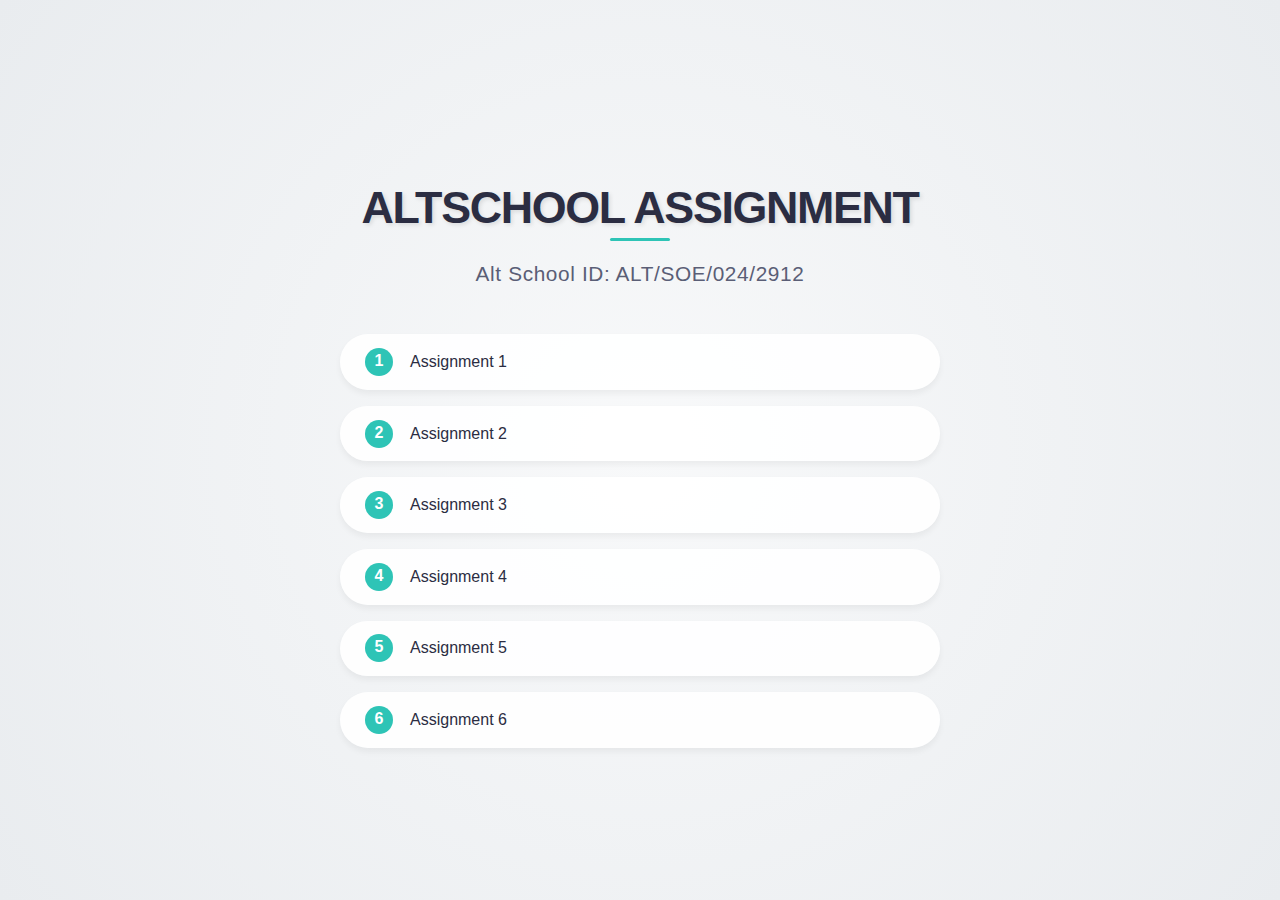
<file: index.html>
<!DOCTYPE html>
<html lang="en">
  <head>
    <meta charset="UTF-8" />
    <meta name="viewport" content="width=device-width, initial-scale=1.0" />
    <title>Altschool Assignments</title>
    <link rel="stylesheet" href="styles.css" />
  </head>
  <body>
    <div class="element">
      <h1>ALTSCHOOL ASSIGNMENT</h1>
      <p class="id-number">Alt School ID: ALT/SOE/024/2912</p>

      <div class="assignments">
        <a
          href="css-Assignment1/index.html"
          target="_blank"
          class="assignment-link"
        >
          <svg class="number-circle" viewBox="0 0 30 30">
            <circle cx="15" cy="15" r="14" fill="#2EC4B6" />
            <text
              x="50%"
              y="50%"
              dominant-baseline="middle"
              text-anchor="middle"
              fill="white"
              font-weight="bold"
            >
              1
            </text>
          </svg>
          Assignment 1
        </a>
        <a
          href="css-Assignment2/index.html"
          target="_blank"
          class="assignment-link"
        >
          <svg class="number-circle" viewBox="0 0 30 30">
            <circle cx="15" cy="15" r="14" fill="#2EC4B6" />
            <text
              x="50%"
              y="50%"
              dominant-baseline="middle"
              text-anchor="middle"
              fill="white"
              font-weight="bold"
            >
              2
            </text>
          </svg>
          Assignment 2
        </a>
        <a
          href="css-Assignment3/index.html"
          target="_blank"
          class="assignment-link"
        >
          <svg class="number-circle" viewBox="0 0 30 30">
            <circle cx="15" cy="15" r="14" fill="#2EC4B6" />
            <text
              x="50%"
              y="50%"
              dominant-baseline="middle"
              text-anchor="middle"
              fill="white"
              font-weight="bold"
            >
              3
            </text>
          </svg>
          Assignment 3
        </a>
        <a
          href="css-Assignment4/index.html"
          target="_blank"
          class="assignment-link"
        >
          <svg class="number-circle" viewBox="0 0 30 30">
            <circle cx="15" cy="15" r="14" fill="#2EC4B6" />
            <text
              x="50%"
              y="50%"
              dominant-baseline="middle"
              text-anchor="middle"
              fill="white"
              font-weight="bold"
            >
              4
            </text>
          </svg>
          Assignment 4
        </a>
        <a
          href="css-Assignment5/index.html"
          target="_blank"
          class="assignment-link"
        >
          <svg class="number-circle" viewBox="0 0 30 30">
            <circle cx="15" cy="15" r="14" fill="#2EC4B6" />
            <text
              x="50%"
              y="50%"
              dominant-baseline="middle"
              text-anchor="middle"
              fill="white"
              font-weight="bold"
            >
              5
            </text>
          </svg>
          Assignment 5
        </a>
        <a
          href="css-Assignment6/index.html"
          target="_blank"
          class="assignment-link"
        >
          <svg class="number-circle" viewBox="0 0 30 30">
            <circle cx="15" cy="15" r="14" fill="#2EC4B6" />
            <text
              x="50%"
              y="50%"
              dominant-baseline="middle"
              text-anchor="middle"
              fill="white"
              font-weight="bold"
            >
              6
            </text>
          </svg>
          Assignment 6
        </a>
      </div>
    </div>
  </body>
</html>
</file>
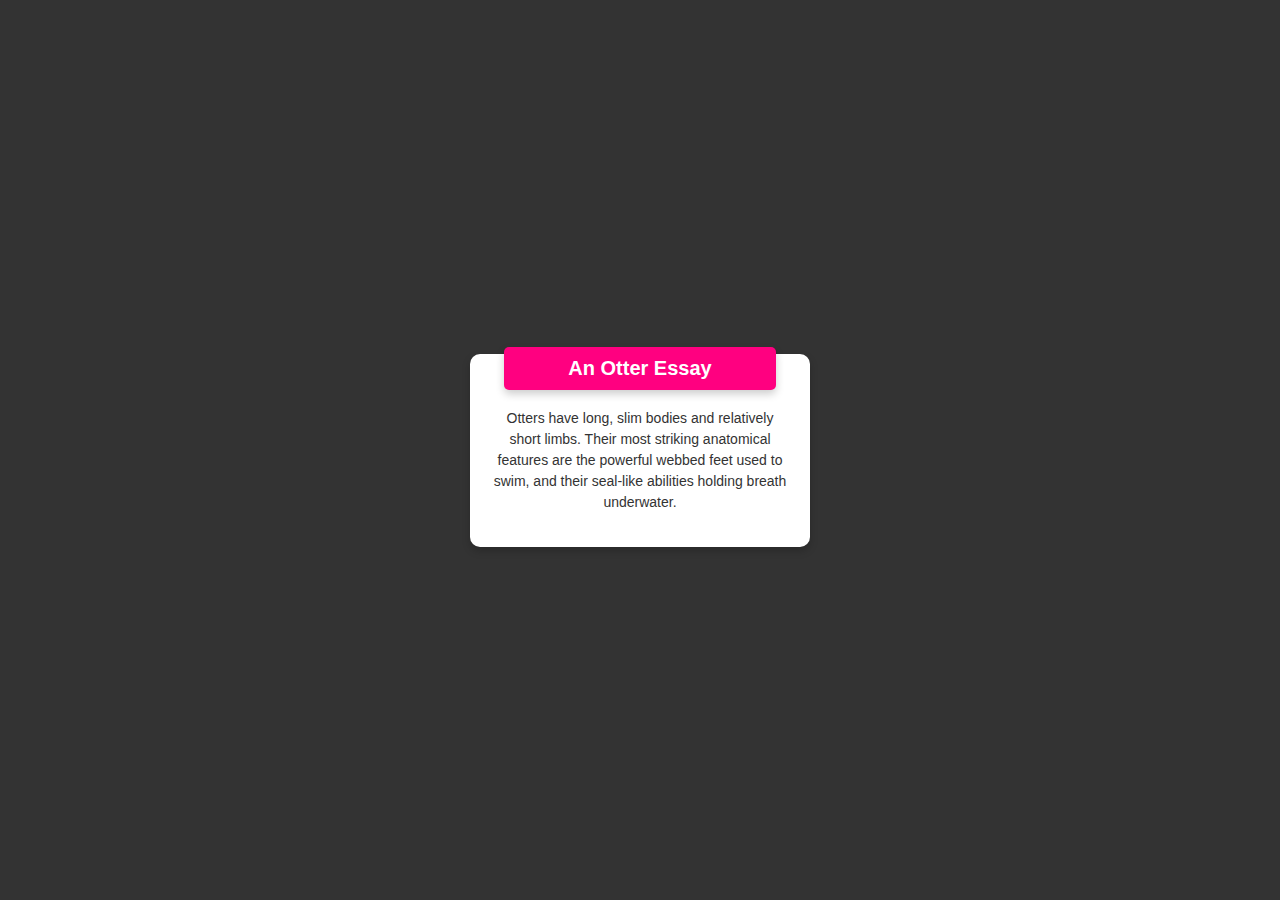
<file: css-Assignment1/index.html>
<!DOCTYPE html>
<html lang="en">
  <head>
    <meta charset="UTF-8" />
    <meta name="viewport" content="width=device-width, initial-scale=1.0" />
    <title>Otter Essay</title>
    <link rel="stylesheet" href="style.css" />
  </head>
  <body>
    <div class="container">
      <div class="card">
        <h1 class="card-heading">An Otter Essay</h1>
        <p class="card-text">
          Otters have long, slim bodies and relatively short limbs. Their most
          striking anatomical features are the powerful webbed feet used to
          swim, and their seal-like abilities holding breath underwater.
        </p>
      </div>
    </div>
  </body>
</html>
</file>
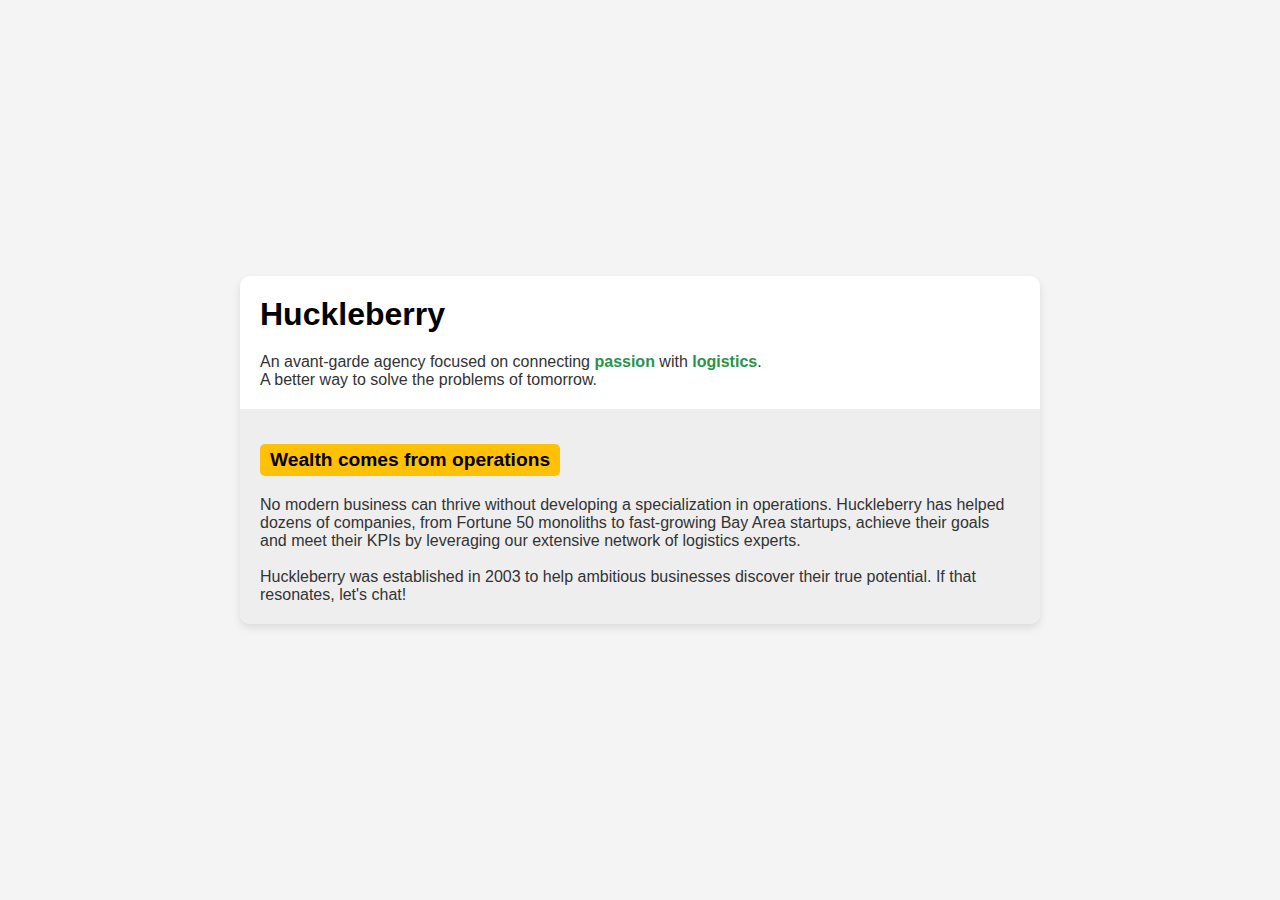
<file: css-Assignment2/index.html>
<!DOCTYPE html>
<html lang="en">
  <head>
    <meta charset="UTF-8" />
    <meta name="viewport" content="width=device-width, initial-scale=1.0" />
    <title>Huckleberry Design</title>
    <link rel="stylesheet" href="styles.css" />
  </head>
  <body>
    <div class="card">
      <h1 class="card-title">Huckleberry</h1>
      <p class="card-subtitle">
        An avant-garde agency focused on connecting
        <span class="highlight">passion</span> with
        <span class="highlight">logistics</span>. <br />A better way to solve
        the problems of tomorrow.
      </p>
      <div class="card-section">
        <h2 class="section-title">Wealth comes from operations</h2>
        <p class="section-text">
          No modern business can thrive without developing a specialization in
          operations. Huckleberry has helped dozens of companies, from Fortune
          50 monoliths to fast-growing Bay Area startups, achieve their goals
          and meet their KPIs by leveraging our extensive network of logistics
          experts.
          <br /><br />
          Huckleberry was established in 2003 to help ambitious businesses
          discover their true potential. If that resonates, let's chat!
        </p>
      </div>
    </div>
  </body>
</html>
</file>
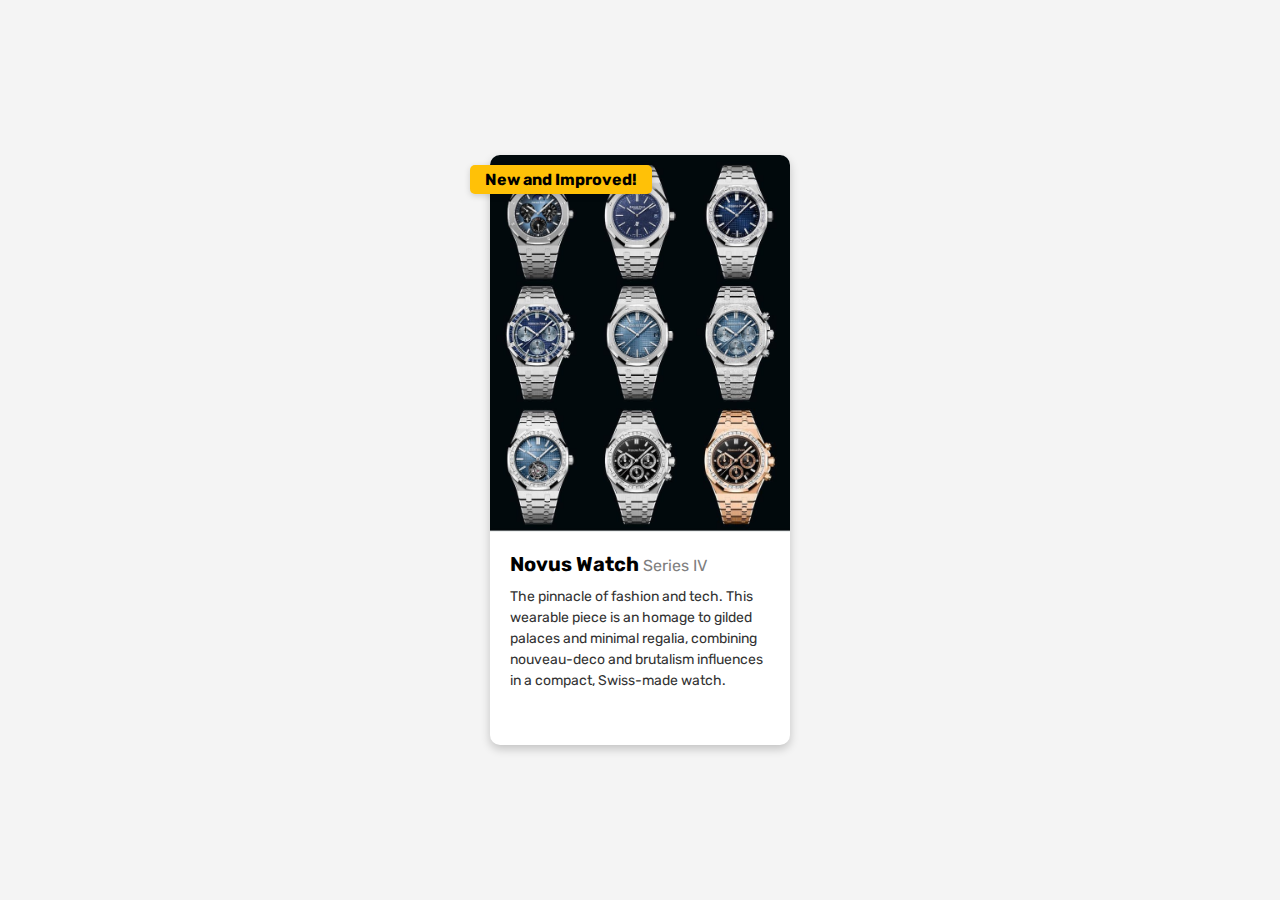
<file: css-Assignment3/index.html>
<!DOCTYPE html>
<html lang="en">
  <head>
    <meta charset="UTF-8" />
    <meta name="viewport" content="width=device-width, initial-scale=1.0" />
    <title>Novus Watch Card</title>
    <link rel="stylesheet" href="styles.css" />
    <link rel="preconnect" href="https://fonts.googleapis.com" />
    <link rel="preconnect" href="https://fonts.gstatic.com" crossorigin />
    <link
      href="https://fonts.googleapis.com/css2?family=Rubik:ital,wght@0,300..900;1,300..900&display=swap"
      rel="stylesheet"
    />
  </head>
  <body>
    <div class="card">
      <img src="img/Novus Watch.jpg" alt="Novus Watch" class="card-image" />
      <div class="card-content">
        <h2>Novus Watch <span class="series">Series IV</span></h2>
        <p>
          The pinnacle of fashion and tech. This wearable piece is an homage to
          gilded palaces and minimal regalia, combining nouveau-deco and
          brutalism influences in a compact, Swiss-made watch.
        </p>
      </div>
    </div>
  </body>
</html>
</file>
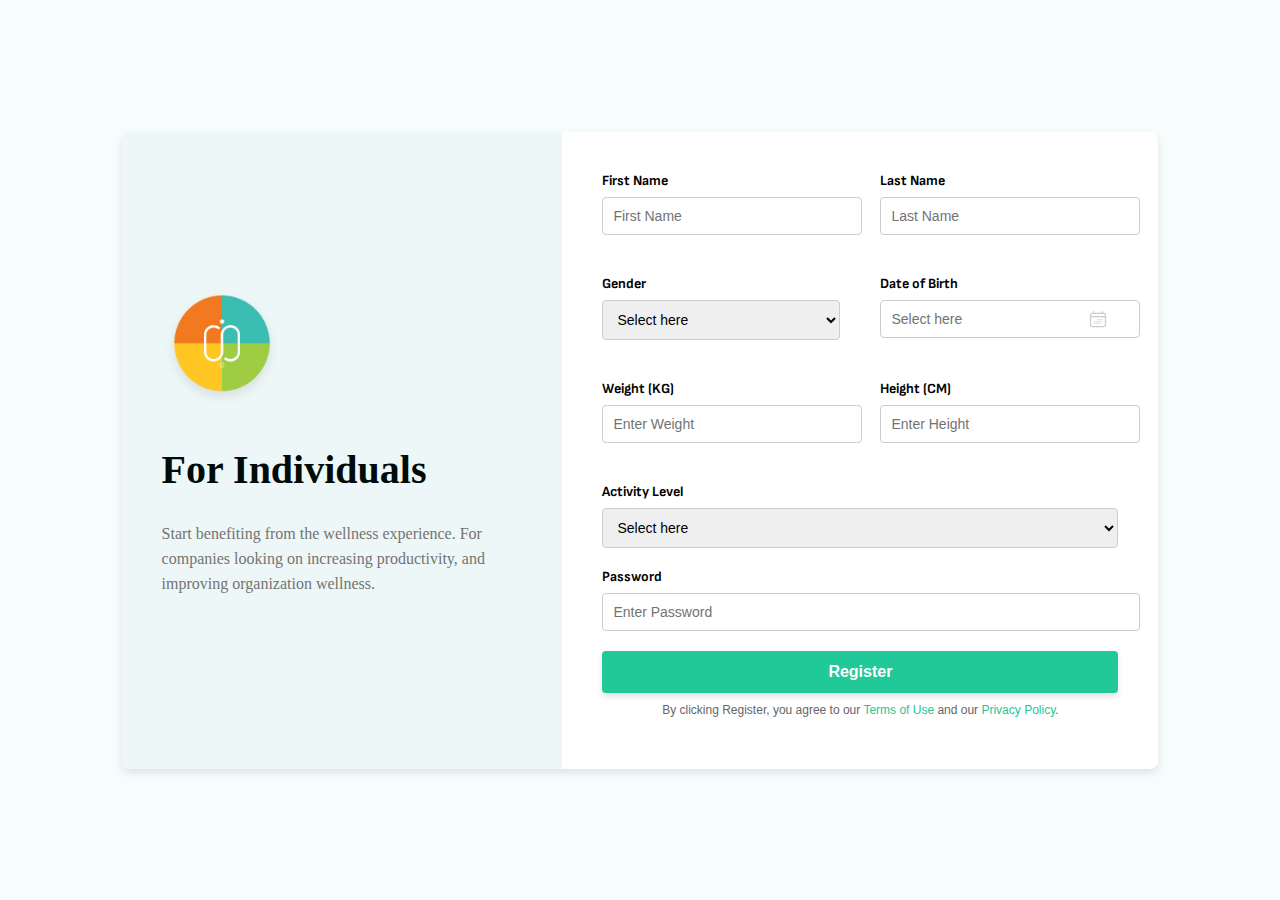
<file: css-Assignment4/index.html>
<!DOCTYPE html>
<html lang="en">
  <head>
    <meta charset="UTF-8" />
    <meta name="viewport" content="width=device-width, initial-scale=1.0" />
    <!-- <link rel="stylesheet" href="styles.css"> -->
    <link rel="stylesheet" href="general.css" />
    <link rel="preconnect" href="https://fonts.googleapis.com" />
    <link rel="preconnect" href="https://fonts.gstatic.com" crossorigin />
    <link
      href="https://fonts.googleapis.com/css2?family=Rubik:ital,wght@0,300..900;1,300..900&family=Sofia+Sans:ital,wght@0,1..1000;1,1..1000&display=swap"
      rel="stylesheet"
    />
    <title>Form Layout</title>
  </head>
  <body>
    <div class="general-section">
      <div class="inner-container">
        <!-- Left Section -->
        <aside class="left-section">
          <img src="img/Logo (1).png" alt="Logo" />
          <h2>For Individuals</h2>
          <p>
            Start benefiting from the wellness experience. For companies looking
            on increasing productivity, and improving organization wellness.
          </p>
        </aside>

        <!-- Right Section -->
        <section class="right-section">
          <form>
            <div class="form-group-pair">
              <div class="form-group">
                <label for="first-name">First Name</label>
                <input type="text" id="first-name" placeholder="First Name" />
              </div>
              <div class="form-group">
                <label for="last-name">Last Name</label>
                <input type="text" id="last-name" placeholder="Last Name" />
              </div>
            </div>

            <div class="form-group-pair">
              <div class="form-group">
                <label for="gender">Gender</label>
                <select id="gender">
                  <option>Select here</option>
                  <option>Male</option>
                  <option>Female</option>
                </select>
              </div>
              <div class="form-group">
                <label for="date-of-birth">Date of Birth</label>
                <div class="date-of-birth-wrapper">
                  <input
                    type="text"
                    id="date-of-birth"
                    placeholder="Select here"
                  />
                  <svg
                    xmlns="http://www.w3.org/2000/svg"
                    fill="none"
                    viewBox="0 0 24 24"
                    stroke-width="1.5"
                    stroke="currentColor"
                    class="size-6"
                  >
                    <path
                      stroke-linecap="round"
                      stroke-linejoin="round"
                      d="M6.75 3v2.25M17.25 3v2.25M3 18.75V7.5a2.25 2.25 0 0 1 2.25-2.25h13.5A2.25 2.25 0 0 1 21 7.5v11.25m-18 0A2.25 2.25 0 0 0 5.25 21h13.5A2.25 2.25 0 0 0 21 18.75m-18 0v-7.5A2.25 2.25 0 0 1 5.25 9h13.5A2.25 2.25 0 0 1 21 11.25v7.5m-9-6h.008v.008H12v-.008ZM12 15h.008v.008H12V15Zm0 2.25h.008v.008H12v-.008ZM9.75 15h.008v.008H9.75V15Zm0 2.25h.008v.008H9.75v-.008ZM7.5 15h.008v.008H7.5V15Zm0 2.25h.008v.008H7.5v-.008Zm6.75-4.5h.008v.008h-.008v-.008Zm0 2.25h.008v.008h-.008V15Zm0 2.25h.008v.008h-.008v-.008Zm2.25-4.5h.008v.008H16.5v-.008Zm0 2.25h.008v.008H16.5V15Z"
                    />
                  </svg>
                </div>
              </div>
            </div>

            <div class="form-group-pair">
              <div class="form-group">
                <label for="weight">Weight (KG)</label>
                <input type="text" id="weight" placeholder="Enter Weight" />
              </div>
              <div class="form-group">
                <label for="height">Height (CM)</label>
                <input type="text" id="height" placeholder="Enter Height" />
              </div>
            </div>

            <div class="form-group">
              <label for="activity-level">Activity Level</label>
              <select id="activity-level">
                <option>Select here</option>
                <option>Low</option>
                <option>Medium</option>
                <option>High</option>
              </select>
            </div>

            <div class="form-group">
              <label for="password">Password</label>
              <input
                type="password"
                id="password"
                placeholder="Enter Password"
              />
            </div>

            <button type="submit" class="register-btn">Register</button>
            <p class="terms">
              By clicking Register, you agree to our
              <a href="#">Terms of Use</a> and our
              <a href="#">Privacy Policy</a>.
            </p>
          </form>
        </section>
      </div>
    </div>
  </body>
</html>
</file>
<file: styles.css>
body {
  margin: 0;
  min-height: 100vh;
  display: flex;
  justify-content: center;
  align-items: center;
  background: radial-gradient(circle at center, #f8f9fa 0%, #e9ecef 100%);
  font-family: "Segoe UI", Tahoma, Geneva, Verdana, sans-serif;
}

.element {
  text-align: center;
  padding: 2rem;
  max-width: 600px;
  width: 90%;
}

h1 {
  font-size: 2.8rem;
  color: #2b2d42;
  margin-bottom: 0.5rem;
  text-shadow: 2px 2px 4px rgba(0, 0, 0, 0.1);
  letter-spacing: -0.03em;
  position: relative;
  padding-bottom: 0.5rem;
}

h1::after {
  content: "";
  position: absolute;
  bottom: 0;
  left: 50%;
  transform: translateX(-50%);
  width: 60px;
  height: 3px;
  background: #2ec4b6;
  border-radius: 2px;
}

.name {
  /* Keep existing styles */
  overflow: visible;
  max-width: 100%;
  box-sizing: border-box;
}

/* .name::before,
.name::after {
  width: 30px;
} */

@media (max-width: 480px) {
  .name::before,
  .name::after {
    width: 15px;
  }
  h1 {
    font-size: 2.2rem;
  }
  .name {
    font-size: 1.4rem;
  }
}

.id-number {
  font-size: 1.3rem;
  color: #4a4e69;
  margin-bottom: 3rem;
  font-weight: 500;
  opacity: 0.9;
  letter-spacing: 0.03em;
}

.assignments {
  display: flex;
  flex-direction: column;
  gap: 1rem;
}

.assignment-link {
  display: inline-flex;
  align-items: center;
  gap: 1rem;
  text-decoration: none;
  color: #2b2d42;
  padding: 0.8rem 1.5rem;
  border-radius: 50px;
  background: rgba(255, 255, 255, 0.9);
  box-shadow: 0 4px 6px rgba(0, 0, 0, 0.05);
  transition: all 0.3s ease;
}

.assignment-link:hover {
  transform: translateY(-2px);
  box-shadow: 0 6px 12px rgba(0, 0, 0, 0.1);
}

.number-circle {
  width: 30px;
  height: 30px;
  flex-shrink: 0;
}
</file>
<file: css-Assignment1/style.css>
/* styles.css */

body {
  margin: 0;
  font-family: Arial, sans-serif;
  background-color: #333; /* Dark background */
  display: flex;
  justify-content: center;
  align-items: center;
  height: 100vh;
}

.container {
  display: flex;
  justify-content: center;
  align-items: center;
  width: 100%;
}

.card {
  background-color: white;
  border-radius: 10px;
  box-shadow: 0 4px 8px rgba(0, 0, 0, 0.2);
  width: 300px;
  padding: 40px 20px 20px; /* Adjust padding to account for heading */
  text-align: center;
  position: relative; /* Make the card container relative for absolute positioning */
}

.card-heading {
  background-color: #ff0080; /* Bright pink background */
  color: white;
  font-size: 20px;
  padding: 10px 0;
  border-radius: 5px;
  position: absolute;
  top: -20px; /* Moves the heading into the card */
  left: 50%;
  transform: translateX(-50%); /* Center the heading horizontally */
  width: 80%; /* Adjust width for better alignment */
  text-align: center;
  box-shadow: 0 4px 8px rgba(0, 0, 0, 0.2); /* Add shadow for depth */
}

.card-text {
  color: #333;
  font-size: 14px;
  line-height: 1.5;
}
</file>
<file: css-Assignment2/styles.css>
/* General styles */
body {
  font-family: Arial, sans-serif;
  margin: 0;
  padding: 0;
  background-color: #f4f4f4;
  display: flex;
  justify-content: center;
  align-items: center;
  min-height: 100vh;
}

.card {
  background: white;
  border-radius: 10px;
  box-shadow: 0 4px 8px rgba(0, 0, 0, 0.1);
  width: 90%;
  max-width: 800px;
  margin: 20px;
  overflow: hidden;
}

.card-title {
  font-size: 2rem;
  font-weight: bold;
  margin: 20px;
}

.card-subtitle {
  font-size: 1rem;
  color: #333;
  margin: 0 20px 20px 20px;
}

.card-subtitle .highlight {
  color: #2b9348;
  font-weight: bold;
}

.card-section {
  background-color: #eeeeee;
  padding: 20px;
}

.section-title {
  font-size: 1.2rem;
  background-color: #ffc107;
  color: black;
  display: inline-block;
  padding: 5px 10px;
  border-radius: 5px;
  margin-bottom: 10px;
}

.section-text {
  font-size: 1rem;
  color: #333;
  margin: 10px 0 0 0;
}

/* Responsive Design */
@media (max-width: 768px) {
  .card-title {
    font-size: 1.8rem;
  }

  .card-subtitle,
  .section-text {
    font-size: 0.9rem;
  }

  .section-title {
    font-size: 1rem;
  }
}

@media (max-width: 480px) {
  .card-title {
    font-size: 1.5rem;
  }

  .card-subtitle,
  .section-text {
    font-size: 0.8rem;
  }

  .section-title {
    font-size: 0.9rem;
  }
}
</file>
<file: css-Assignment3/styles.css>
/* General styles */
body {
  font-family: "Rubik", serif, Arial, sans-serif;
  font-weight: 400;
  font-style: normal;
  margin: 0;
  padding: 0;
  background-color: #f4f4f4;
  display: flex;
  justify-content: center;
  align-items: center;
  min-height: 100vh;
}

/* .body {
  font-family: Arial, sans-serif;
  background-color: #d6d2e3;
  display: flex;
  justify-content: center;
  align-items: center;
  height: 100vh;
  margin: 0;
} */

.card {
  position: relative;
  width: 300px;
  background-color: white;
  border-radius: 10px;
  box-shadow: 0 4px 10px rgba(0, 0, 0, 0.2);
  overflow: visible; /* Allow badge to overflow */
  padding-bottom: 20px; /* Remove padding on top */
}

.card::before {
  content: "New and Improved!";
  position: absolute;
  top: 10px; /* Slightly outside the card */
  left: -20px; /* Slightly outside the card */
  background-color: #ffc107; /* Yellow */
  color: black;
  font-weight: bold;
  padding: 5px 15px;
  border-radius: 5px;
  z-index: 1;
  box-shadow: 0 2px 6px rgba(0, 0, 0, 0.15); /* Optional: Add shadow for a pop-out effect */
}

.card-image {
  width: 100%; /* Stretch the image to fill the card's width */
  border-top-left-radius: 10px;
  border-top-right-radius: 10px;
  display: block; /* Ensures it behaves like a block element */
}

.card-content {
  padding: 20px; /* Add padding to content inside the card */
}

.card-content h2 {
  font-size: 20px;
  margin: 0;
}

.card-content h2 .series {
  font-weight: normal;
  font-size: 16px;
  color: gray;
}

.card-content p {
  font-size: 14px;
  color: #333;
  line-height: 1.5;
  margin-top: 10px;
}
</file>
<file: css-Assignment4/styles.css>
/* General Styles */
body {
  font-family: Arial, sans-serif;
  background-color: #f7fdfc;
  margin: 0;
  padding: 0;
  display: flex;
  justify-content: center;
  align-items: center;
  height: 100vh;
}

.container {
  display: flex;
  background: #fff;
  border-radius: 8px;
  box-shadow: 0 4px 8px rgba(0, 0, 0, 0.1);
  width: 80%;
  max-width: 1000px;
  overflow: hidden;
}

.left-section {
  flex: 1;
  padding: 40px;
  background-color: #eef7f7;
  text-align: center;
}

.left-section .logo {
  width: 60px;
  margin-bottom: 20px;
}

.left-section h1 {
  font-size: 40;
  font: brown;
  margin-bottom: 20px;
  font-weight: 700;
  letter-spacing: -0.8px;
  line-height: 50px;
  color: #000b0a;
}

.left-section p {
  font-size: 16px;
  font: brown;
  font-weight: 400;
  color: #737373;
  line-height: 25px;
}

.right-section {
  flex: 1;
  padding: 40px;
}

.form-group-pair {
  display: flex;
  gap: 20px;
  margin-bottom: 20px;
}

.form-group {
  flex: 1;
}

label {
  display: block;
  width: 238px;
  height: 72px;
  gap: 0px;
  opacity: 0px;
  font-family: "Sofia Sans", "Rubik", sans-serif;
  font-size: 14px;
  margin-bottom: 8px;
  font-weight: 600;
}

input,
select {
  width: 100%;
  padding: 10px;
  font-size: 14px;
  border: 1px solid #ccc;
  border-radius: 4px;
}

.register-btn {
  width: 100%;
  padding: 12px;
  background-color: #20c997;
  border: none;
  color: #fff;
  font-size: 16px;
  font-weight: bold;
  border-radius: 4px;
  cursor: pointer;
  transition: background 0.3s;
}

.register-btn:hover {
  background-color: #17a589;
}

.terms {
  font-size: 12px;
  text-align: center;
  margin-top: 10px;
  color: #666;
}

.terms a {
  color: #20c997;
  text-decoration: none;
}

.terms a:hover {
  text-decoration: underline;
}
</file>
<file: css-Assignment4/general.css>
/* General Styles */
body {
  font-family: Arial, sans-serif;
  background-color: #f7fdfc;
  margin: 0;
  padding: 0;
  display: flex;
  justify-content: center;
  align-items: center;
  height: 100vh;
}

.general-section {
  width: 90%;
  display: flex;
  justify-content: center;
  align-items: center;
}

.inner-container {
  display: flex;
  width: 90%;
  max-width: 1200px;
  background-color: #fff;
  border-radius: 8px;
  box-shadow: 0 4px 8px rgba(0, 0, 0, 0.1);
  overflow: hidden;
}

.left-section {
  flex: 1;
  padding: 40px;
  background-color: #eef7f7;
  text-align: left; /* Aligns content to the left */
  display: flex;
  flex-direction: column;
  justify-content: center; /* Moves content to the center vertically */
}

.left-section img {
  width: 120px; /* Adjust the width as needed */
  height: auto; /* Maintains aspect ratio */
  /* margin-bottom: 16px; */
}

.left-section h2 {
  font-size: 40px;
  margin-bottom: 10px;
  font-weight: 700;
  color: #000b0a;
  font-family: brown;
  letter-spacing: -0.8;
  line-height: 50px;
}

.left-section p {
  font-size: 16px;
  color: #737373;
  line-height: 25px;
  font-weight: 400;
  font-family: brown;
}

.right-section {
  flex: 1;
  padding: 40px;
}

.form-group-pair {
  display: flex;
  gap: 40px; /* Adjusted to ensure equal spacing */
  margin-bottom: 20px;
}

.form-group {
  flex: 1;
  margin-bottom: 20px;
}

label {
  display: block;
  width: 238px;
  height: auto;
  gap: 0px;
  opacity: 0px;
  font-family: "Sofia Sans", "Rubik", sans-serif;
  font-size: 14px;
  margin-bottom: 8px;
  font-weight: bold;
}

label[for="activity-level"],
label[for="password"],
.register-btn {
  width: auto;
  height: auto;
  opacity: 1;
}

input,
select {
  width: 100%;
  padding: 10px;
  font-size: 14px;
  border: 1px solid #ccc;
  border-radius: 4px;
}

.register-btn {
  width: 100%;
  padding: 12px;
  background-color: #20c997;
  border: none;
  color: #fff;
  font-size: 16px;
  font-weight: bold;
  border-radius: 4px;
  cursor: pointer;
  transition: background 0.3s, transform 0.2s, box-shadow 0.3s;
  box-shadow: 0 4px 6px rgba(0, 0, 0, 0.1);
}

.register-btn:hover {
  background-color: #17a589;
  box-shadow: 0 6px 12px rgba(0, 0, 0, 0.2);
  transform: translateY(-2px);
}

.register-btn:active {
  background-color: #158a75;
  box-shadow: 0 2px 4px rgba(0, 0, 0, 0.2);
  transform: translateY(0);
}

.terms {
  font-size: 12px;
  text-align: center;
  margin-top: 10px;
  color: #666;
}

.terms a {
  color: #20c997;
  text-decoration: none;
}

.terms a:hover {
  text-decoration: underline;
}

/* Styling for Date of Birth Field */
.date-of-birth-wrapper {
  position: relative;
  width: 100%;
}

.date-of-birth-wrapper input {
  width: 100%;
  /* padding: 10px 40px 10px 10px; Adjust padding to make space for the icon */
  font-size: 14px;
  border: 1px solid #ccc;
  border-radius: 4px;
  color: #737373; /* Placeholder color */
}

.date-of-birth-wrapper input::placeholder {
  color: #737373;
}

.date-of-birth-wrapper svg {
  position: absolute;
  right: 10px;
  top: 50%;
  transform: translateY(-50%);
  width: 20px;
  height: 20px;
  color: #ccc; /* Icon color */
  pointer-events: none; /* Ensures the icon doesn't block clicks on the input */
}

input::placeholder,
select::placeholder {
  color: #737373;
  opacity: 1; /* Ensures the placeholder color appears as defined */
}
</file>
